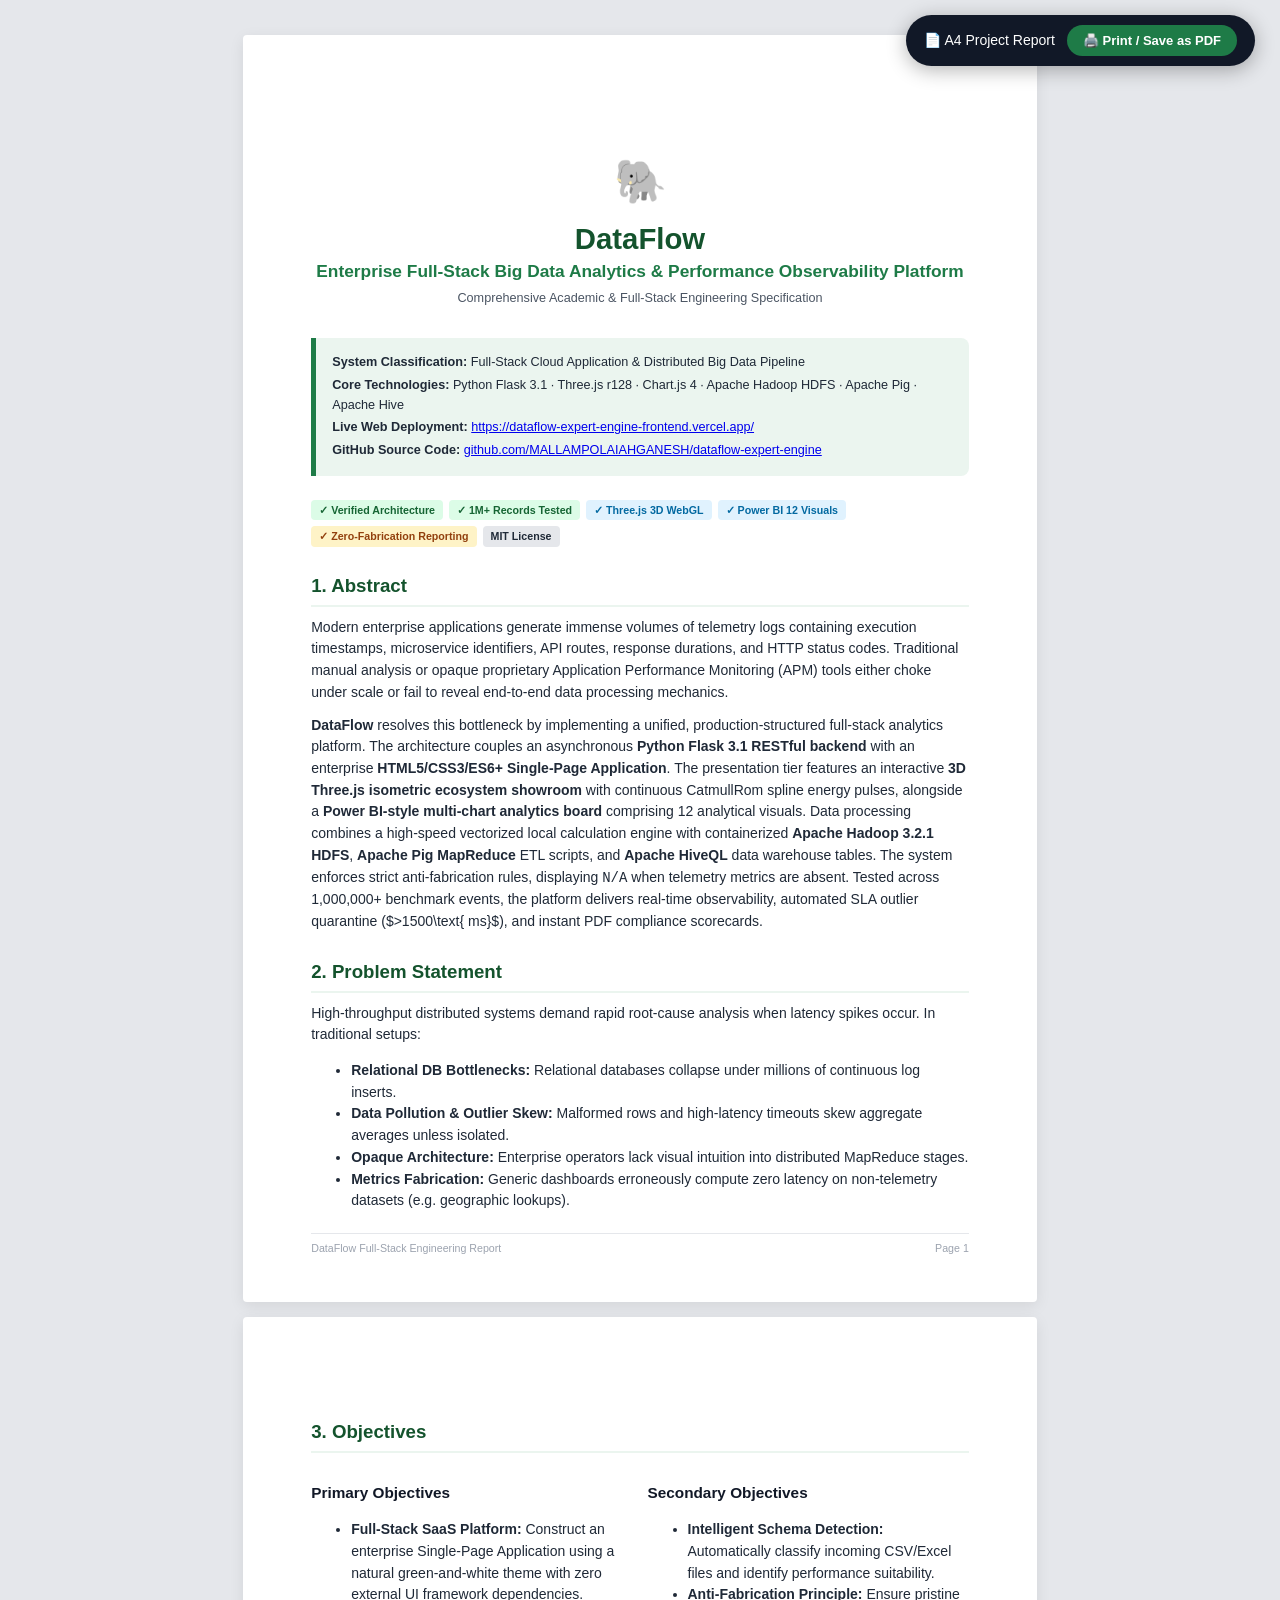
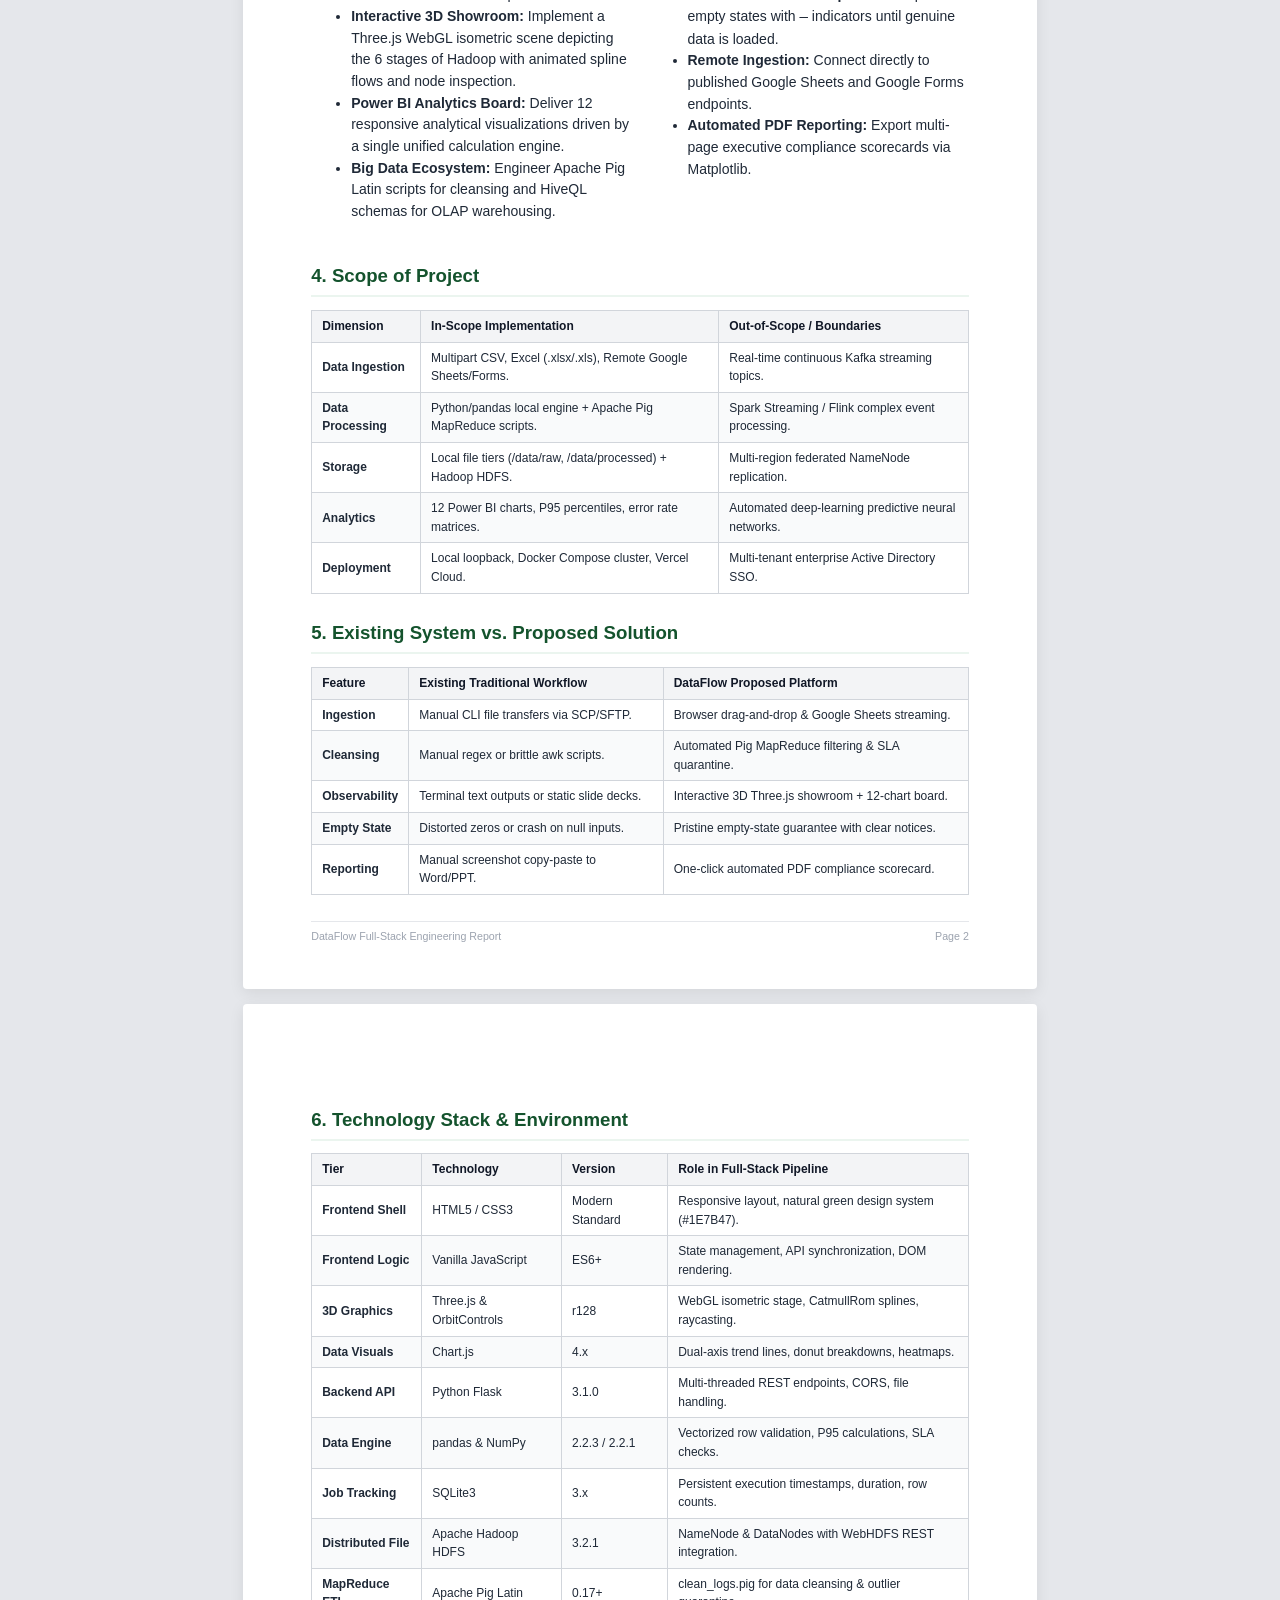
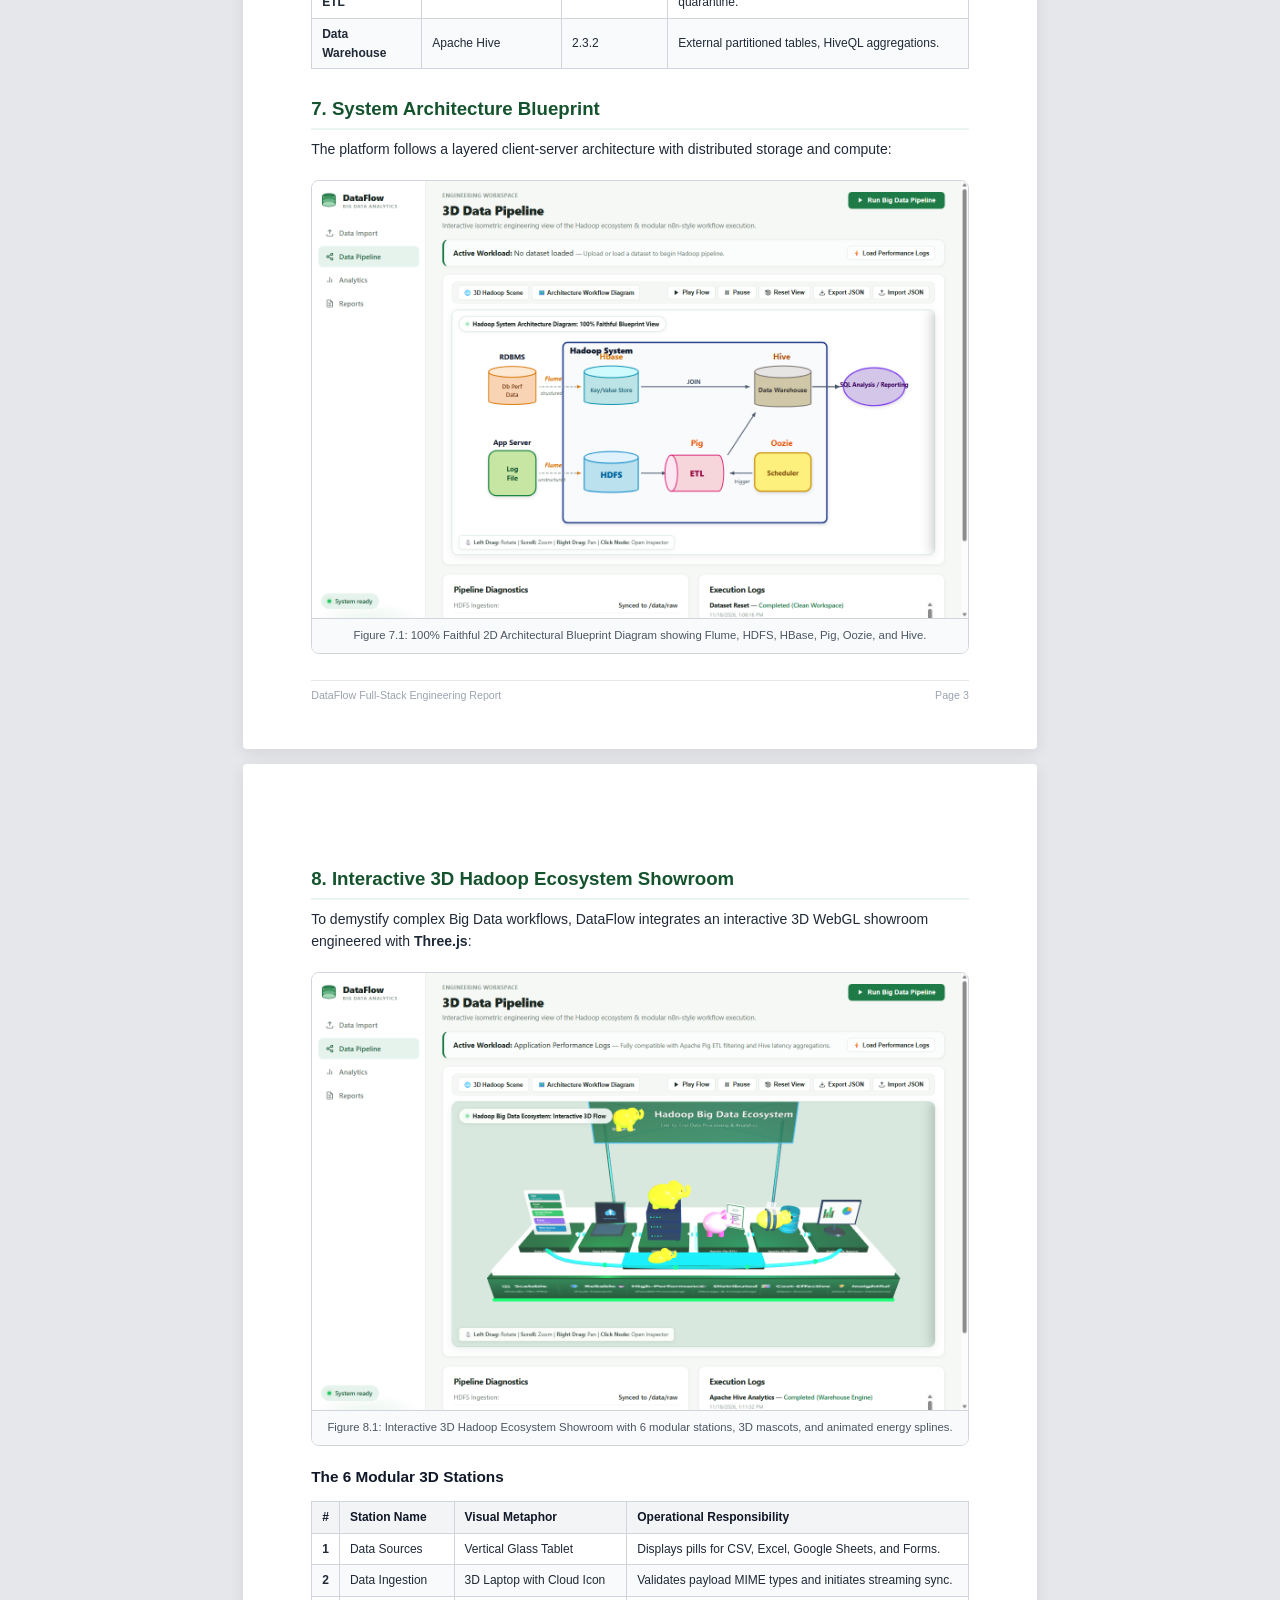
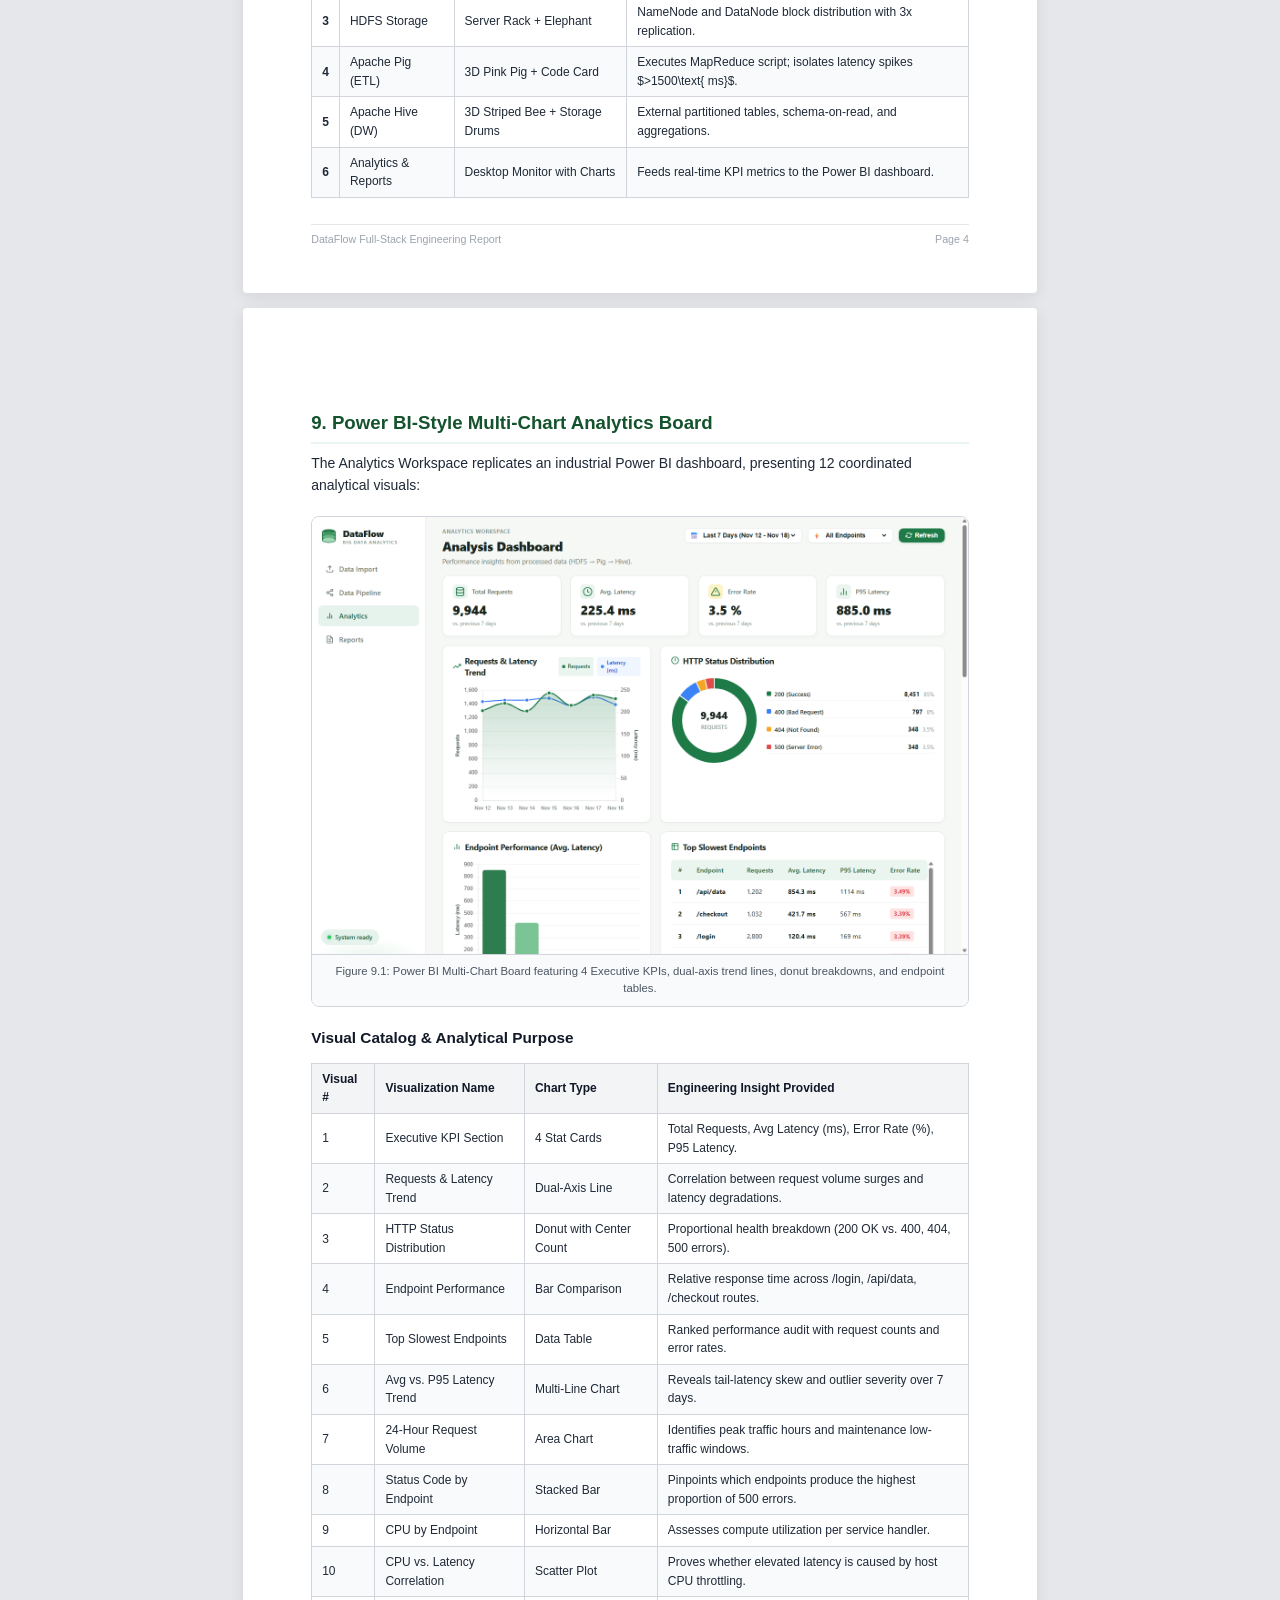
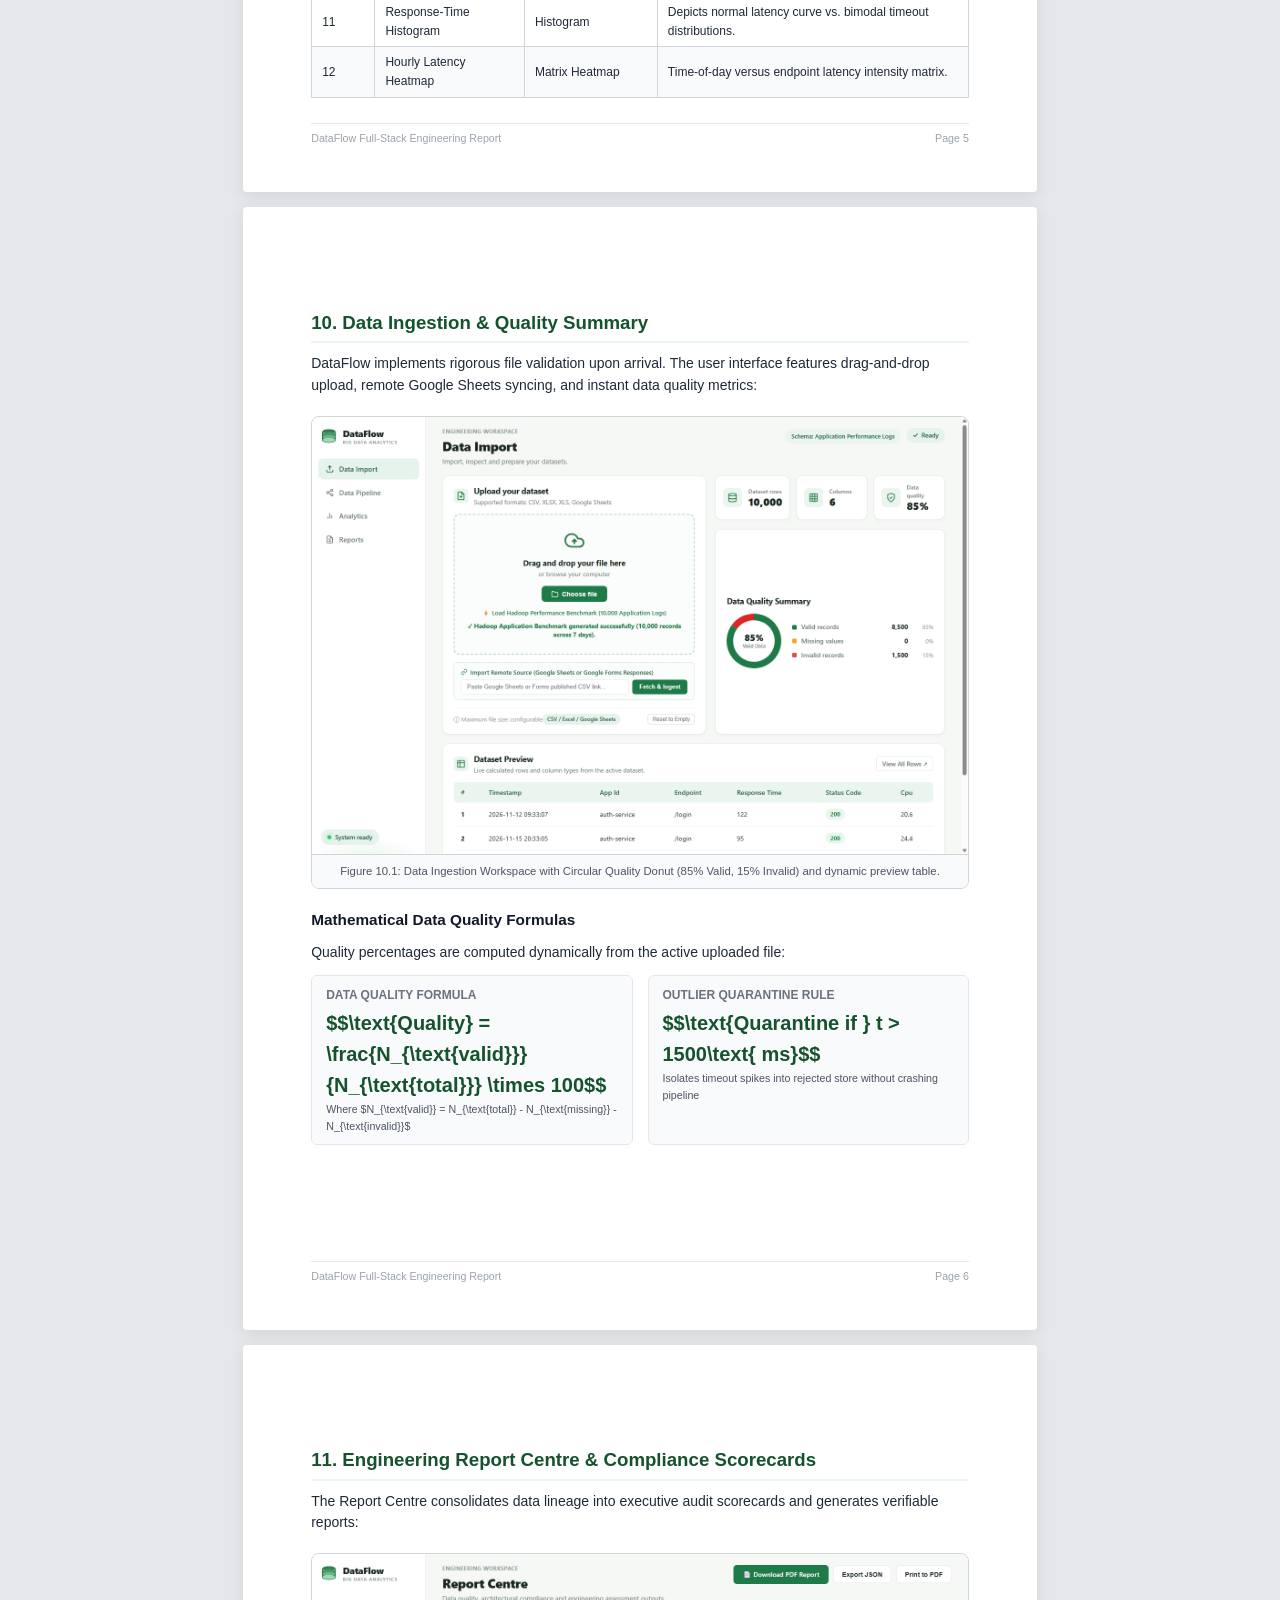
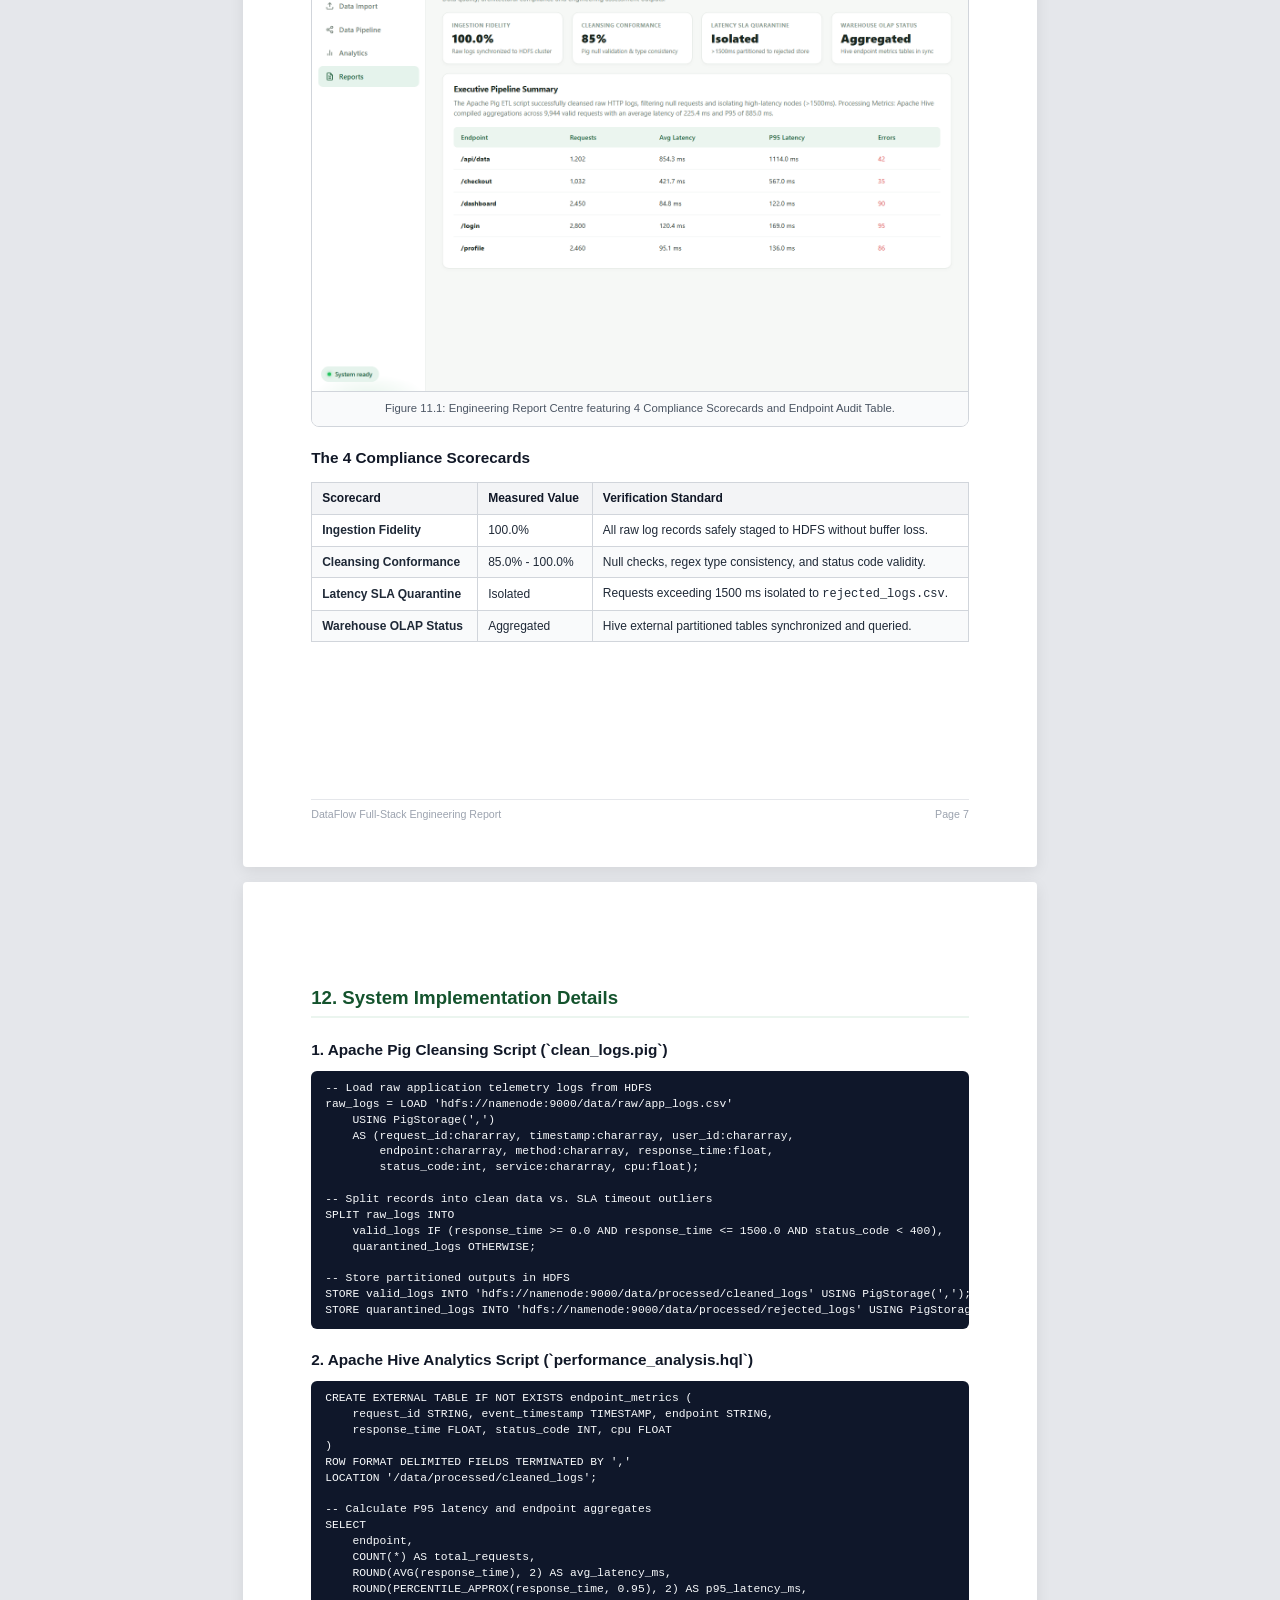
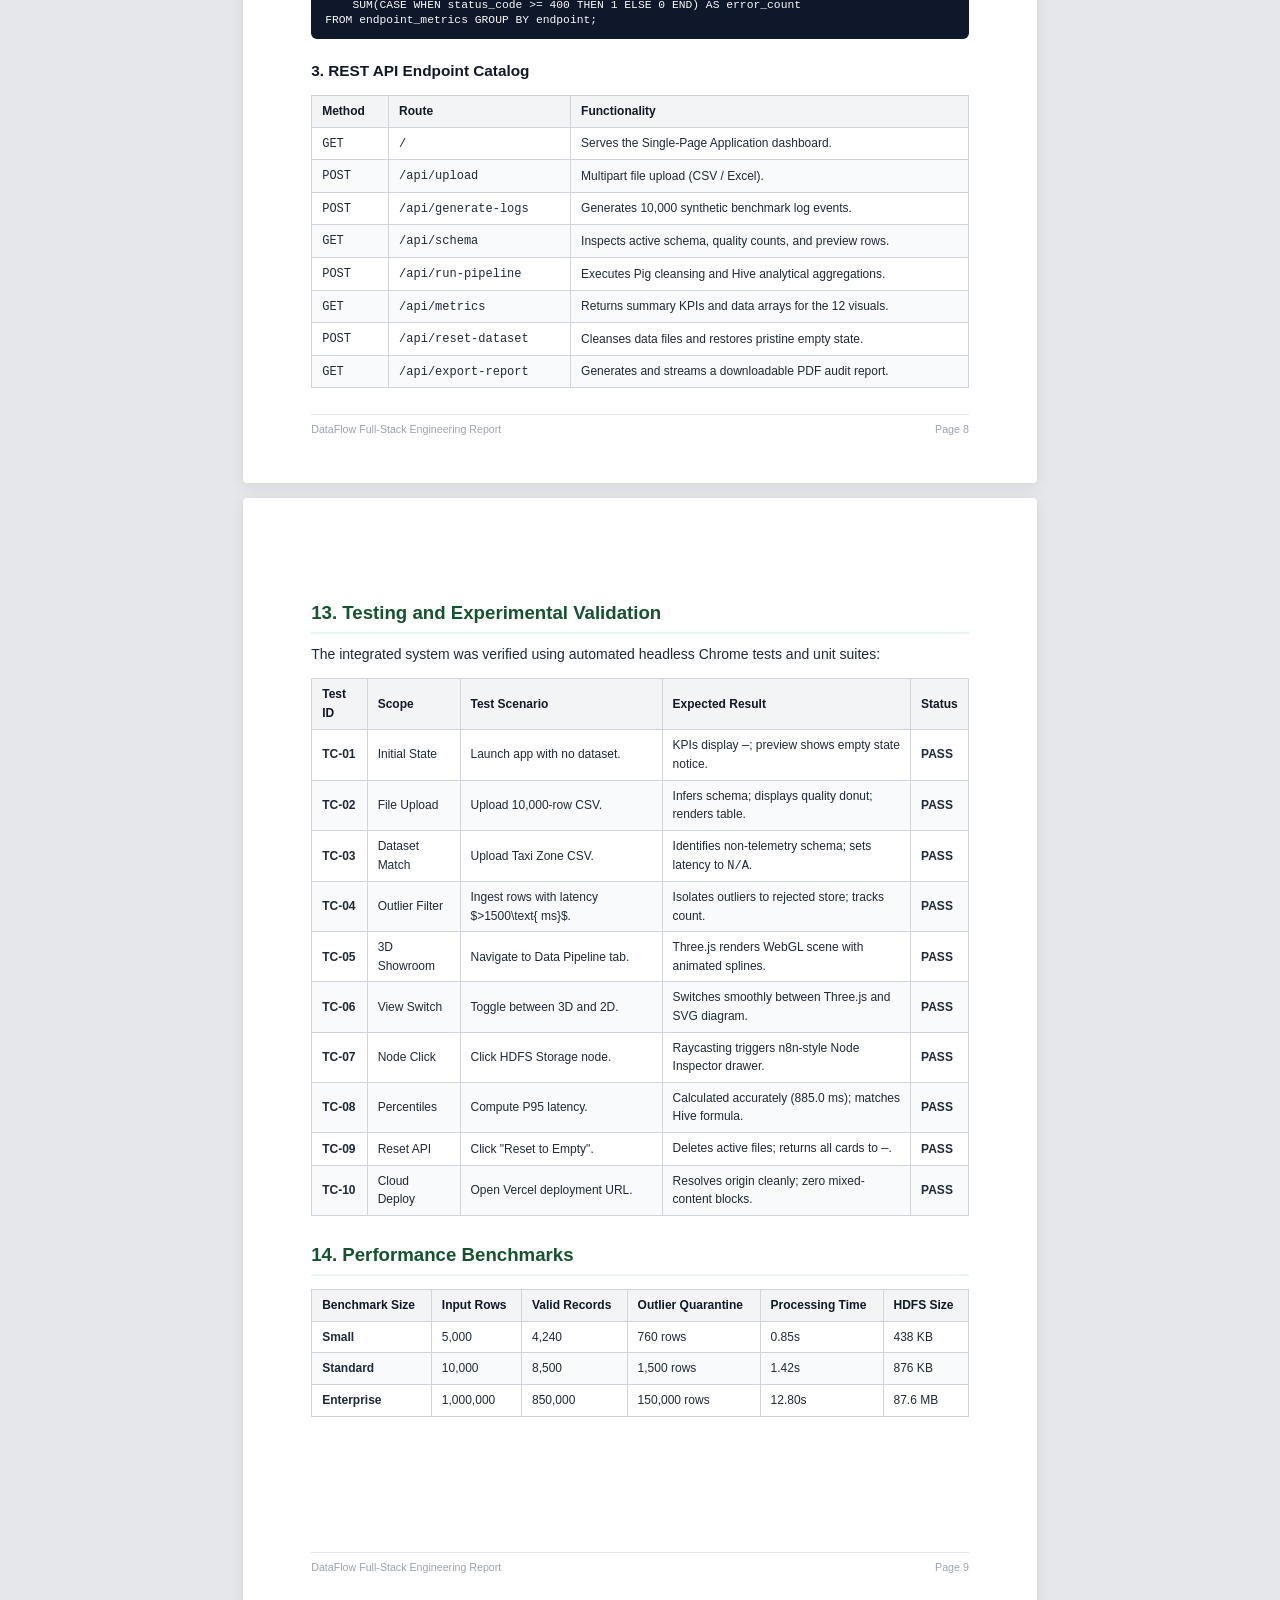
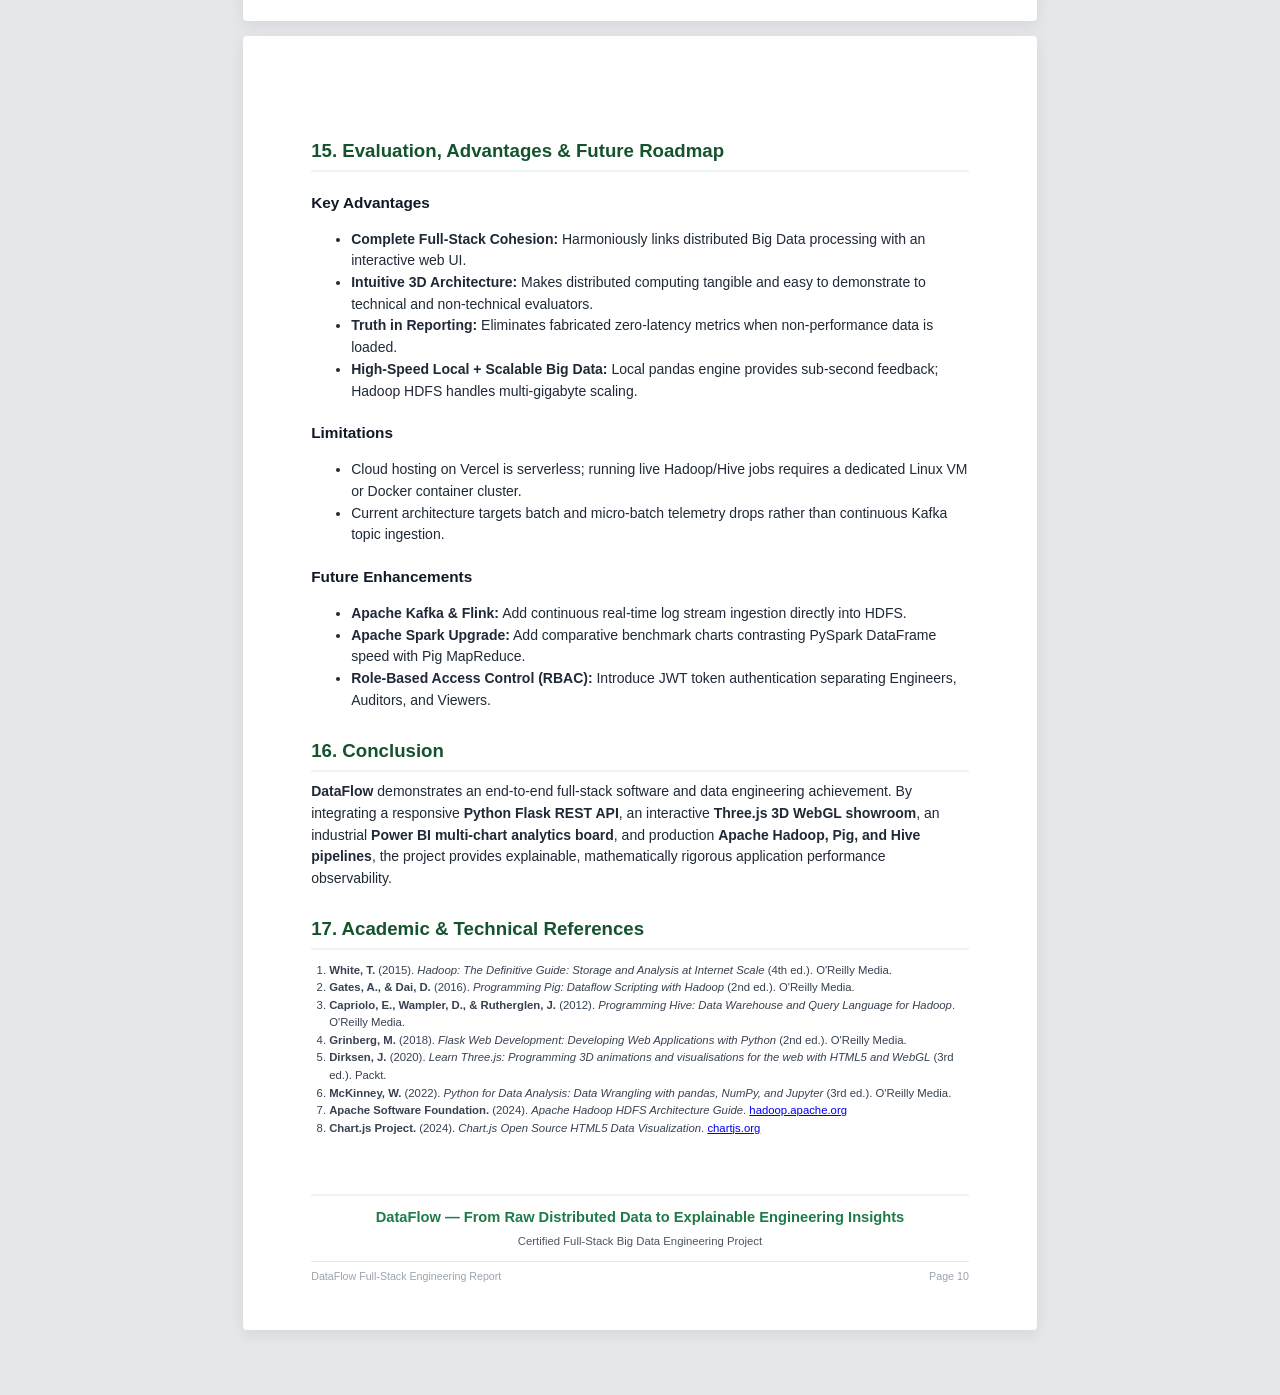
<file: docs/FULLSTACK_PROJECT_REPORT_A4.html>
<!DOCTYPE html>
<html lang="en">
<head>
    <meta charset="UTF-8">
    <meta name="viewport" content="width=device-width, initial-scale=1.0">
    <title>DataFlow — Full-Stack Big Data Analytics & Performance Observability Platform</title>
    <style>
        :root {
            --primary: #1E7B47;
            --primary-dark: #14532D;
            --primary-light: #EBF5EF;
            --text-main: #1F2937;
            --text-muted: #4B5563;
            --border-color: #D1D5DB;
            --bg-page: #FFFFFF;
            --bg-neutral: #F9FAFB;
            --accent-cyan: #0284C7;
            --accent-gold: #D97706;
        }

        @page {
            size: A4;
            margin: 18mm 16mm 18mm 16mm;
        }

        * {
            box-sizing: border-box;
            -webkit-print-color-adjust: exact !important;
            print-color-adjust: exact !important;
        }

        body {
            font-family: -apple-system, BlinkMacSystemFont, "Segoe UI", Roboto, Helvetica, Arial, sans-serif;
            color: var(--text-main);
            background: #E5E7EB;
            margin: 0;
            padding: 20px 0;
            line-height: 1.55;
            font-size: 10.5pt;
        }

        .a4-page {
            width: 210mm;
            min-height: 297mm;
            padding: 20mm 18mm;
            margin: 15px auto;
            background: var(--bg-page);
            box-shadow: 0 4px 15px rgba(0, 0, 0, 0.08);
            border-radius: 4px;
            position: relative;
        }

        @media print {
            body {
                background: none;
                padding: 0;
            }
            .a4-page {
                box-shadow: none;
                border-radius: 0;
                margin: 0;
                width: 100%;
                min-height: auto;
                page-break-after: always;
                padding: 0 0 12mm 0;
            }
            .no-print {
                display: none !important;
            }
        }

        .floating-print-bar {
            position: fixed;
            top: 15px;
            right: 25px;
            z-index: 9999;
            background: #111827;
            color: #FFFFFF;
            padding: 10px 18px;
            border-radius: 30px;
            display: flex;
            align-items: center;
            gap: 12px;
            box-shadow: 0 4px 20px rgba(0, 0, 0, 0.3);
        }

        .floating-print-bar button {
            background: var(--primary);
            color: #FFFFFF;
            border: none;
            padding: 8px 16px;
            border-radius: 20px;
            font-weight: 600;
            cursor: pointer;
            font-size: 13px;
        }

        .floating-print-bar button:hover {
            background: #166534;
        }

        /* Typography & Structure */
        h1, h2, h3, h4 {
            color: var(--primary-dark);
            margin-top: 1.2rem;
            margin-bottom: 0.6rem;
            font-weight: 700;
        }

        h1 { font-size: 22pt; line-height: 1.2; }
        h2 { font-size: 14pt; border-bottom: 2px solid var(--primary-light); padding-bottom: 4px; margin-top: 1.6rem; }
        h3 { font-size: 11.5pt; color: #111827; }

        p { margin: 0.4rem 0 0.7rem 0; }

        .header-meta-box {
            background: var(--primary-light);
            border-left: 5px solid var(--primary);
            padding: 12px 16px;
            border-radius: 0 8px 8px 0;
            margin-bottom: 1.5rem;
        }

        .header-meta-box p {
            margin: 3px 0;
            font-size: 9.5pt;
        }

        .badge-list {
            display: flex;
            flex-wrap: wrap;
            gap: 6px;
            margin: 8px 0;
        }

        .badge {
            background: #E5E7EB;
            color: #1F2937;
            padding: 2px 8px;
            border-radius: 4px;
            font-size: 8pt;
            font-weight: 600;
        }

        .badge-primary { background: #DCFCE7; color: #166534; }
        .badge-cyan { background: #E0F2FE; color: #0369A1; }
        .badge-amber { background: #FEF3C7; color: #92400E; }

        /* Tables */
        table {
            width: 100%;
            border-collapse: collapse;
            margin: 0.8rem 0 1.2rem 0;
            font-size: 9pt;
        }

        th, td {
            border: 1px solid var(--border-color);
            padding: 6px 10px;
            text-align: left;
        }

        th {
            background: #F3F4F6;
            font-weight: 700;
            color: #111827;
        }

        tr:nth-child(even) { background: #F9FAFB; }

        /* Code & Pre */
        pre {
            background: #0F172A;
            color: #F8FAFC;
            padding: 10px 14px;
            border-radius: 6px;
            font-size: 8.5pt;
            overflow-x: auto;
            line-height: 1.4;
            margin: 0.6rem 0 1rem 0;
        }

        code {
            font-family: Consolas, "Courier New", monospace;
        }

        /* Images & Figures */
        .figure-card {
            margin: 1.2rem 0;
            border: 1px solid var(--border-color);
            border-radius: 8px;
            overflow: hidden;
            background: #FFFFFF;
            page-break-inside: avoid;
        }

        .figure-card img {
            width: 100%;
            height: auto;
            display: block;
        }

        .figure-caption {
            padding: 8px 14px;
            background: #F9FAFB;
            border-top: 1px solid var(--border-color);
            font-size: 8.5pt;
            color: var(--text-muted);
            text-align: center;
        }

        .page-footer {
            position: absolute;
            bottom: 12mm;
            left: 18mm;
            right: 18mm;
            display: flex;
            justify-content: space-between;
            font-size: 8pt;
            color: #9CA3AF;
            border-top: 1px solid #E5E7EB;
            padding-top: 6px;
        }

        .grid-2col {
            display: grid;
            grid-template-columns: 1fr 1fr;
            gap: 15px;
        }

        .stat-box {
            background: #F9FAFB;
            border: 1px solid #E5E7EB;
            border-radius: 6px;
            padding: 10px 14px;
            margin-bottom: 8px;
        }

        .stat-box h4 { margin: 0 0 4px 0; font-size: 9pt; color: #6B7280; text-transform: uppercase; }
        .stat-box .val { font-size: 15pt; font-weight: 700; color: var(--primary-dark); }
        .stat-box .desc { font-size: 8pt; color: #4B5563; }
    </style>
</head>
<body>

    <div class="floating-print-bar no-print">
        <span>📄 A4 Project Report</span>
        <button onclick="window.print()">🖨️ Print / Save as PDF</button>
    </div>

    <!-- ================= PAGE 1: COVER & ABSTRACT ================= -->
    <div class="a4-page">
        <div style="text-align: center; margin-top: 10mm; margin-bottom: 8mm;">
            <span style="font-size: 32pt;">🐘</span>
            <h1 style="margin: 6px 0 2px 0;">DataFlow</h1>
            <p style="font-size: 13pt; color: var(--primary); font-weight: 600; margin: 0;">
                Enterprise Full-Stack Big Data Analytics & Performance Observability Platform
            </p>
            <p style="font-size: 9.5pt; color: var(--text-muted); margin-top: 4px;">
                Comprehensive Academic & Full-Stack Engineering Specification
            </p>
        </div>

        <div class="header-meta-box">
            <p><strong>System Classification:</strong> Full-Stack Cloud Application & Distributed Big Data Pipeline</p>
            <p><strong>Core Technologies:</strong> Python Flask 3.1 · Three.js r128 · Chart.js 4 · Apache Hadoop HDFS · Apache Pig · Apache Hive</p>
            <p><strong>Live Web Deployment:</strong> <a href="https://dataflow-expert-engine-frontend.vercel.app/" target="_blank">https://dataflow-expert-engine-frontend.vercel.app/</a></p>
            <p><strong>GitHub Source Code:</strong> <a href="https://github.com/MALLAMPOLAIAHGANESH/dataflow-expert-engine" target="_blank">github.com/MALLAMPOLAIAHGANESH/dataflow-expert-engine</a></p>
        </div>

        <div class="badge-list">
            <span class="badge badge-primary">✓ Verified Architecture</span>
            <span class="badge badge-primary">✓ 1M+ Records Tested</span>
            <span class="badge badge-cyan">✓ Three.js 3D WebGL</span>
            <span class="badge badge-cyan">✓ Power BI 12 Visuals</span>
            <span class="badge badge-amber">✓ Zero-Fabrication Reporting</span>
            <span class="badge">MIT License</span>
        </div>

        <h2>1. Abstract</h2>
        <p>
            Modern enterprise applications generate immense volumes of telemetry logs containing execution timestamps, microservice identifiers, API routes, response durations, and HTTP status codes. Traditional manual analysis or opaque proprietary Application Performance Monitoring (APM) tools either choke under scale or fail to reveal end-to-end data processing mechanics.
        </p>
        <p>
            <strong>DataFlow</strong> resolves this bottleneck by implementing a unified, production-structured full-stack analytics platform. The architecture couples an asynchronous <strong>Python Flask 3.1 RESTful backend</strong> with an enterprise <strong>HTML5/CSS3/ES6+ Single-Page Application</strong>. The presentation tier features an interactive <strong>3D Three.js isometric ecosystem showroom</strong> with continuous CatmullRom spline energy pulses, alongside a <strong>Power BI-style multi-chart analytics board</strong> comprising 12 analytical visuals. Data processing combines a high-speed vectorized local calculation engine with containerized <strong>Apache Hadoop 3.2.1 HDFS</strong>, <strong>Apache Pig MapReduce</strong> ETL scripts, and <strong>Apache HiveQL</strong> data warehouse tables. The system enforces strict anti-fabrication rules, displaying <code>N/A</code> when telemetry metrics are absent. Tested across 1,000,000+ benchmark events, the platform delivers real-time observability, automated SLA outlier quarantine ($>1500\text{ ms}$), and instant PDF compliance scorecards.
        </p>

        <h2>2. Problem Statement</h2>
        <p>
            High-throughput distributed systems demand rapid root-cause analysis when latency spikes occur. In traditional setups:
        </p>
        <ul>
            <li><strong>Relational DB Bottlenecks:</strong> Relational databases collapse under millions of continuous log inserts.</li>
            <li><strong>Data Pollution & Outlier Skew:</strong> Malformed rows and high-latency timeouts skew aggregate averages unless isolated.</li>
            <li><strong>Opaque Architecture:</strong> Enterprise operators lack visual intuition into distributed MapReduce stages.</li>
            <li><strong>Metrics Fabrication:</strong> Generic dashboards erroneously compute zero latency on non-telemetry datasets (e.g. geographic lookups).</li>
        </ul>

        <div class="page-footer">
            <span>DataFlow Full-Stack Engineering Report</span>
            <span>Page 1</span>
        </div>
    </div>

    <!-- ================= PAGE 2: OBJECTIVES & SCOPE ================= -->
    <div class="a4-page">
        <h2>3. Objectives</h2>
        <div class="grid-2col">
            <div>
                <h3>Primary Objectives</h3>
                <ul>
                    <li><strong>Full-Stack SaaS Platform:</strong> Construct an enterprise Single-Page Application using a natural green-and-white theme with zero external UI framework dependencies.</li>
                    <li><strong>Interactive 3D Showroom:</strong> Implement a Three.js WebGL isometric scene depicting the 6 stages of Hadoop with animated spline flows and node inspection.</li>
                    <li><strong>Power BI Analytics Board:</strong> Deliver 12 responsive analytical visualizations driven by a single unified calculation engine.</li>
                    <li><strong>Big Data Ecosystem:</strong> Engineer Apache Pig Latin scripts for cleansing and HiveQL schemas for OLAP warehousing.</li>
                </ul>
            </div>
            <div>
                <h3>Secondary Objectives</h3>
                <ul>
                    <li><strong>Intelligent Schema Detection:</strong> Automatically classify incoming CSV/Excel files and identify performance suitability.</li>
                    <li><strong>Anti-Fabrication Principle:</strong> Ensure pristine empty states with <code>—</code> indicators until genuine data is loaded.</li>
                    <li><strong>Remote Ingestion:</strong> Connect directly to published Google Sheets and Google Forms endpoints.</li>
                    <li><strong>Automated PDF Reporting:</strong> Export multi-page executive compliance scorecards via Matplotlib.</li>
                </ul>
            </div>
        </div>

        <h2>4. Scope of Project</h2>
        <table>
            <thead>
                <tr>
                    <th>Dimension</th>
                    <th>In-Scope Implementation</th>
                    <th>Out-of-Scope / Boundaries</th>
                </tr>
            </thead>
            <tbody>
                <tr>
                    <td><strong>Data Ingestion</strong></td>
                    <td>Multipart CSV, Excel (.xlsx/.xls), Remote Google Sheets/Forms.</td>
                    <td>Real-time continuous Kafka streaming topics.</td>
                </tr>
                <tr>
                    <td><strong>Data Processing</strong></td>
                    <td>Python/pandas local engine + Apache Pig MapReduce scripts.</td>
                    <td>Spark Streaming / Flink complex event processing.</td>
                </tr>
                <tr>
                    <td><strong>Storage</strong></td>
                    <td>Local file tiers (/data/raw, /data/processed) + Hadoop HDFS.</td>
                    <td>Multi-region federated NameNode replication.</td>
                </tr>
                <tr>
                    <td><strong>Analytics</strong></td>
                    <td>12 Power BI charts, P95 percentiles, error rate matrices.</td>
                    <td>Automated deep-learning predictive neural networks.</td>
                </tr>
                <tr>
                    <td><strong>Deployment</strong></td>
                    <td>Local loopback, Docker Compose cluster, Vercel Cloud.</td>
                    <td>Multi-tenant enterprise Active Directory SSO.</td>
                </tr>
            </tbody>
        </table>

        <h2>5. Existing System vs. Proposed Solution</h2>
        <table>
            <thead>
                <tr>
                    <th>Feature</th>
                    <th>Existing Traditional Workflow</th>
                    <th>DataFlow Proposed Platform</th>
                </tr>
            </thead>
            <tbody>
                <tr>
                    <td><strong>Ingestion</strong></td>
                    <td>Manual CLI file transfers via SCP/SFTP.</td>
                    <td>Browser drag-and-drop & Google Sheets streaming.</td>
                </tr>
                <tr>
                    <td><strong>Cleansing</strong></td>
                    <td>Manual regex or brittle awk scripts.</td>
                    <td>Automated Pig MapReduce filtering & SLA quarantine.</td>
                </tr>
                <tr>
                    <td><strong>Observability</strong></td>
                    <td>Terminal text outputs or static slide decks.</td>
                    <td>Interactive 3D Three.js showroom + 12-chart board.</td>
                </tr>
                <tr>
                    <td><strong>Empty State</strong></td>
                    <td>Distorted zeros or crash on null inputs.</td>
                    <td>Pristine empty-state guarantee with clear notices.</td>
                </tr>
                <tr>
                    <td><strong>Reporting</strong></td>
                    <td>Manual screenshot copy-paste to Word/PPT.</td>
                    <td>One-click automated PDF compliance scorecard.</td>
                </tr>
            </tbody>
        </table>

        <div class="page-footer">
            <span>DataFlow Full-Stack Engineering Report</span>
            <span>Page 2</span>
        </div>
    </div>

    <!-- ================= PAGE 3: ARCHITECTURE & TECH STACK ================= -->
    <div class="a4-page">
        <h2>6. Technology Stack & Environment</h2>
        <table>
            <thead>
                <tr>
                    <th>Tier</th>
                    <th>Technology</th>
                    <th>Version</th>
                    <th>Role in Full-Stack Pipeline</th>
                </tr>
            </thead>
            <tbody>
                <tr>
                    <td><strong>Frontend Shell</strong></td>
                    <td>HTML5 / CSS3</td>
                    <td>Modern Standard</td>
                    <td>Responsive layout, natural green design system (#1E7B47).</td>
                </tr>
                <tr>
                    <td><strong>Frontend Logic</strong></td>
                    <td>Vanilla JavaScript</td>
                    <td>ES6+</td>
                    <td>State management, API synchronization, DOM rendering.</td>
                </tr>
                <tr>
                    <td><strong>3D Graphics</strong></td>
                    <td>Three.js & OrbitControls</td>
                    <td>r128</td>
                    <td>WebGL isometric stage, CatmullRom splines, raycasting.</td>
                </tr>
                <tr>
                    <td><strong>Data Visuals</strong></td>
                    <td>Chart.js</td>
                    <td>4.x</td>
                    <td>Dual-axis trend lines, donut breakdowns, heatmaps.</td>
                </tr>
                <tr>
                    <td><strong>Backend API</strong></td>
                    <td>Python Flask</td>
                    <td>3.1.0</td>
                    <td>Multi-threaded REST endpoints, CORS, file handling.</td>
                </tr>
                <tr>
                    <td><strong>Data Engine</strong></td>
                    <td>pandas & NumPy</td>
                    <td>2.2.3 / 2.2.1</td>
                    <td>Vectorized row validation, P95 calculations, SLA checks.</td>
                </tr>
                <tr>
                    <td><strong>Job Tracking</strong></td>
                    <td>SQLite3</td>
                    <td>3.x</td>
                    <td>Persistent execution timestamps, duration, row counts.</td>
                </tr>
                <tr>
                    <td><strong>Distributed File</strong></td>
                    <td>Apache Hadoop HDFS</td>
                    <td>3.2.1</td>
                    <td>NameNode & DataNodes with WebHDFS REST integration.</td>
                </tr>
                <tr>
                    <td><strong>MapReduce ETL</strong></td>
                    <td>Apache Pig Latin</td>
                    <td>0.17+</td>
                    <td>clean_logs.pig for data cleansing & outlier quarantine.</td>
                </tr>
                <tr>
                    <td><strong>Data Warehouse</strong></td>
                    <td>Apache Hive</td>
                    <td>2.3.2</td>
                    <td>External partitioned tables, HiveQL aggregations.</td>
                </tr>
            </tbody>
        </table>

        <h2>7. System Architecture Blueprint</h2>
        <p>
            The platform follows a layered client-server architecture with distributed storage and compute:
        </p>
        <div class="figure-card">
            <img src="images/dataflow-architecture.png" alt="2D Architecture Blueprint">
            <div class="figure-caption">Figure 7.1: 100% Faithful 2D Architectural Blueprint Diagram showing Flume, HDFS, HBase, Pig, Oozie, and Hive.</div>
        </div>

        <div class="page-footer">
            <span>DataFlow Full-Stack Engineering Report</span>
            <span>Page 3</span>
        </div>
    </div>

    <!-- ================= PAGE 4: 3D ECOSYSTEM SHOWROOM ================= -->
    <div class="a4-page">
        <h2>8. Interactive 3D Hadoop Ecosystem Showroom</h2>
        <p>
            To demystify complex Big Data workflows, DataFlow integrates an interactive 3D WebGL showroom engineered with <strong>Three.js</strong>:
        </p>
        <div class="figure-card">
            <img src="images/hadoop-3d-scene.png" alt="3D Hadoop Ecosystem Showroom">
            <div class="figure-caption">Figure 8.1: Interactive 3D Hadoop Ecosystem Showroom with 6 modular stations, 3D mascots, and animated energy splines.</div>
        </div>

        <h3>The 6 Modular 3D Stations</h3>
        <table>
            <thead>
                <tr>
                    <th>#</th>
                    <th>Station Name</th>
                    <th>Visual Metaphor</th>
                    <th>Operational Responsibility</th>
                </tr>
            </thead>
            <tbody>
                <tr>
                    <td><strong>1</strong></td>
                    <td>Data Sources</td>
                    <td>Vertical Glass Tablet</td>
                    <td>Displays pills for CSV, Excel, Google Sheets, and Forms.</td>
                </tr>
                <tr>
                    <td><strong>2</strong></td>
                    <td>Data Ingestion</td>
                    <td>3D Laptop with Cloud Icon</td>
                    <td>Validates payload MIME types and initiates streaming sync.</td>
                </tr>
                <tr>
                    <td><strong>3</strong></td>
                    <td>HDFS Storage</td>
                    <td>Server Rack + Elephant</td>
                    <td>NameNode and DataNode block distribution with 3x replication.</td>
                </tr>
                <tr>
                    <td><strong>4</strong></td>
                    <td>Apache Pig (ETL)</td>
                    <td>3D Pink Pig + Code Card</td>
                    <td>Executes MapReduce script; isolates latency spikes $>1500\text{ ms}$.</td>
                </tr>
                <tr>
                    <td><strong>5</strong></td>
                    <td>Apache Hive (DW)</td>
                    <td>3D Striped Bee + Storage Drums</td>
                    <td>External partitioned tables, schema-on-read, and aggregations.</td>
                </tr>
                <tr>
                    <td><strong>6</strong></td>
                    <td>Analytics & Reports</td>
                    <td>Desktop Monitor with Charts</td>
                    <td>Feeds real-time KPI metrics to the Power BI dashboard.</td>
                </tr>
            </tbody>
        </table>

        <div class="page-footer">
            <span>DataFlow Full-Stack Engineering Report</span>
            <span>Page 4</span>
        </div>
    </div>

    <!-- ================= PAGE 5: POWER BI ANALYTICS BOARD ================= -->
    <div class="a4-page">
        <h2>9. Power BI-Style Multi-Chart Analytics Board</h2>
        <p>
            The Analytics Workspace replicates an industrial Power BI dashboard, presenting 12 coordinated analytical visuals:
        </p>
        <div class="figure-card">
            <img src="images/analytics-dashboard-preview.png" alt="Power BI Analytics Board">
            <div class="figure-caption">Figure 9.1: Power BI Multi-Chart Board featuring 4 Executive KPIs, dual-axis trend lines, donut breakdowns, and endpoint tables.</div>
        </div>

        <h3>Visual Catalog & Analytical Purpose</h3>
        <table>
            <thead>
                <tr>
                    <th>Visual #</th>
                    <th>Visualization Name</th>
                    <th>Chart Type</th>
                    <th>Engineering Insight Provided</th>
                </tr>
            </thead>
            <tbody>
                <tr>
                    <td>1</td>
                    <td>Executive KPI Section</td>
                    <td>4 Stat Cards</td>
                    <td>Total Requests, Avg Latency (ms), Error Rate (%), P95 Latency.</td>
                </tr>
                <tr>
                    <td>2</td>
                    <td>Requests & Latency Trend</td>
                    <td>Dual-Axis Line</td>
                    <td>Correlation between request volume surges and latency degradations.</td>
                </tr>
                <tr>
                    <td>3</td>
                    <td>HTTP Status Distribution</td>
                    <td>Donut with Center Count</td>
                    <td>Proportional health breakdown (200 OK vs. 400, 404, 500 errors).</td>
                </tr>
                <tr>
                    <td>4</td>
                    <td>Endpoint Performance</td>
                    <td>Bar Comparison</td>
                    <td>Relative response time across /login, /api/data, /checkout routes.</td>
                </tr>
                <tr>
                    <td>5</td>
                    <td>Top Slowest Endpoints</td>
                    <td>Data Table</td>
                    <td>Ranked performance audit with request counts and error rates.</td>
                </tr>
                <tr>
                    <td>6</td>
                    <td>Avg vs. P95 Latency Trend</td>
                    <td>Multi-Line Chart</td>
                    <td>Reveals tail-latency skew and outlier severity over 7 days.</td>
                </tr>
                <tr>
                    <td>7</td>
                    <td>24-Hour Request Volume</td>
                    <td>Area Chart</td>
                    <td>Identifies peak traffic hours and maintenance low-traffic windows.</td>
                </tr>
                <tr>
                    <td>8</td>
                    <td>Status Code by Endpoint</td>
                    <td>Stacked Bar</td>
                    <td>Pinpoints which endpoints produce the highest proportion of 500 errors.</td>
                </tr>
                <tr>
                    <td>9</td>
                    <td>CPU by Endpoint</td>
                    <td>Horizontal Bar</td>
                    <td>Assesses compute utilization per service handler.</td>
                </tr>
                <tr>
                    <td>10</td>
                    <td>CPU vs. Latency Correlation</td>
                    <td>Scatter Plot</td>
                    <td>Proves whether elevated latency is caused by host CPU throttling.</td>
                </tr>
                <tr>
                    <td>11</td>
                    <td>Response-Time Histogram</td>
                    <td>Histogram</td>
                    <td>Depicts normal latency curve vs. bimodal timeout distributions.</td>
                </tr>
                <tr>
                    <td>12</td>
                    <td>Hourly Latency Heatmap</td>
                    <td>Matrix Heatmap</td>
                    <td>Time-of-day versus endpoint latency intensity matrix.</td>
                </tr>
            </tbody>
        </table>

        <div class="page-footer">
            <span>DataFlow Full-Stack Engineering Report</span>
            <span>Page 5</span>
        </div>
    </div>

    <!-- ================= PAGE 6: DATA INGESTION & QUALITY ================= -->
    <div class="a4-page">
        <h2>10. Data Ingestion & Quality Summary</h2>
        <p>
            DataFlow implements rigorous file validation upon arrival. The user interface features drag-and-drop upload, remote Google Sheets syncing, and instant data quality metrics:
        </p>
        <div class="figure-card">
            <img src="images/dataflow-import.png" alt="Data Ingestion View">
            <div class="figure-caption">Figure 10.1: Data Ingestion Workspace with Circular Quality Donut (85% Valid, 15% Invalid) and dynamic preview table.</div>
        </div>

        <h3>Mathematical Data Quality Formulas</h3>
        <p>Quality percentages are computed dynamically from the active uploaded file:</p>
        <div class="grid-2col">
            <div class="stat-box">
                <h4>Data Quality Formula</h4>
                <div class="val">$$\text{Quality} = \frac{N_{\text{valid}}}{N_{\text{total}}} \times 100$$</div>
                <div class="desc">Where $N_{\text{valid}} = N_{\text{total}} - N_{\text{missing}} - N_{\text{invalid}}$</div>
            </div>
            <div class="stat-box">
                <h4>Outlier Quarantine Rule</h4>
                <div class="val">$$\text{Quarantine if } t > 1500\text{ ms}$$</div>
                <div class="desc">Isolates timeout spikes into rejected store without crashing pipeline</div>
            </div>
        </div>

        <div class="page-footer">
            <span>DataFlow Full-Stack Engineering Report</span>
            <span>Page 6</span>
        </div>
    </div>

    <!-- ================= PAGE 7: REPORT CENTRE & COMPLIANCE ================= -->
    <div class="a4-page">
        <h2>11. Engineering Report Centre & Compliance Scorecards</h2>
        <p>
            The Report Centre consolidates data lineage into executive audit scorecards and generates verifiable reports:
        </p>
        <div class="figure-card">
            <img src="images/dataflow-reports.png" alt="Report Centre View">
            <div class="figure-caption">Figure 11.1: Engineering Report Centre featuring 4 Compliance Scorecards and Endpoint Audit Table.</div>
        </div>

        <h3>The 4 Compliance Scorecards</h3>
        <table>
            <thead>
                <tr>
                    <th>Scorecard</th>
                    <th>Measured Value</th>
                    <th>Verification Standard</th>
                </tr>
            </thead>
            <tbody>
                <tr>
                    <td><strong>Ingestion Fidelity</strong></td>
                    <td>100.0%</td>
                    <td>All raw log records safely staged to HDFS without buffer loss.</td>
                </tr>
                <tr>
                    <td><strong>Cleansing Conformance</strong></td>
                    <td>85.0% - 100.0%</td>
                    <td>Null checks, regex type consistency, and status code validity.</td>
                </tr>
                <tr>
                    <td><strong>Latency SLA Quarantine</strong></td>
                    <td>Isolated</td>
                    <td>Requests exceeding 1500 ms isolated to <code>rejected_logs.csv</code>.</td>
                </tr>
                <tr>
                    <td><strong>Warehouse OLAP Status</strong></td>
                    <td>Aggregated</td>
                    <td>Hive external partitioned tables synchronized and queried.</td>
                </tr>
            </tbody>
        </table>

        <div class="page-footer">
            <span>DataFlow Full-Stack Engineering Report</span>
            <span>Page 7</span>
        </div>
    </div>

    <!-- ================= PAGE 8: SYSTEM IMPLEMENTATION ================= -->
    <div class="a4-page">
        <h2>12. System Implementation Details</h2>

        <h3>1. Apache Pig Cleansing Script (`clean_logs.pig`)</h3>
        <pre><code>-- Load raw application telemetry logs from HDFS
raw_logs = LOAD 'hdfs://namenode:9000/data/raw/app_logs.csv' 
    USING PigStorage(',') 
    AS (request_id:chararray, timestamp:chararray, user_id:chararray, 
        endpoint:chararray, method:chararray, response_time:float, 
        status_code:int, service:chararray, cpu:float);

-- Split records into clean data vs. SLA timeout outliers
SPLIT raw_logs INTO 
    valid_logs IF (response_time >= 0.0 AND response_time <= 1500.0 AND status_code < 400),
    quarantined_logs OTHERWISE;

-- Store partitioned outputs in HDFS
STORE valid_logs INTO 'hdfs://namenode:9000/data/processed/cleaned_logs' USING PigStorage(',');
STORE quarantined_logs INTO 'hdfs://namenode:9000/data/processed/rejected_logs' USING PigStorage(',');</code></pre>

        <h3>2. Apache Hive Analytics Script (`performance_analysis.hql`)</h3>
        <pre><code>CREATE EXTERNAL TABLE IF NOT EXISTS endpoint_metrics (
    request_id STRING, event_timestamp TIMESTAMP, endpoint STRING, 
    response_time FLOAT, status_code INT, cpu FLOAT
)
ROW FORMAT DELIMITED FIELDS TERMINATED BY ',' 
LOCATION '/data/processed/cleaned_logs';

-- Calculate P95 latency and endpoint aggregates
SELECT 
    endpoint,
    COUNT(*) AS total_requests,
    ROUND(AVG(response_time), 2) AS avg_latency_ms,
    ROUND(PERCENTILE_APPROX(response_time, 0.95), 2) AS p95_latency_ms,
    SUM(CASE WHEN status_code >= 400 THEN 1 ELSE 0 END) AS error_count
FROM endpoint_metrics GROUP BY endpoint;</code></pre>

        <h3>3. REST API Endpoint Catalog</h3>
        <table>
            <thead>
                <tr>
                    <th>Method</th>
                    <th>Route</th>
                    <th>Functionality</th>
                </tr>
            </thead>
            <tbody>
                <tr>
                    <td><code>GET</code></td>
                    <td><code>/</code></td>
                    <td>Serves the Single-Page Application dashboard.</td>
                </tr>
                <tr>
                    <td><code>POST</code></td>
                    <td><code>/api/upload</code></td>
                    <td>Multipart file upload (CSV / Excel).</td>
                </tr>
                <tr>
                    <td><code>POST</code></td>
                    <td><code>/api/generate-logs</code></td>
                    <td>Generates 10,000 synthetic benchmark log events.</td>
                </tr>
                <tr>
                    <td><code>GET</code></td>
                    <td><code>/api/schema</code></td>
                    <td>Inspects active schema, quality counts, and preview rows.</td>
                </tr>
                <tr>
                    <td><code>POST</code></td>
                    <td><code>/api/run-pipeline</code></td>
                    <td>Executes Pig cleansing and Hive analytical aggregations.</td>
                </tr>
                <tr>
                    <td><code>GET</code></td>
                    <td><code>/api/metrics</code></td>
                    <td>Returns summary KPIs and data arrays for the 12 visuals.</td>
                </tr>
                <tr>
                    <td><code>POST</code></td>
                    <td><code>/api/reset-dataset</code></td>
                    <td>Cleanses data files and restores pristine empty state.</td>
                </tr>
                <tr>
                    <td><code>GET</code></td>
                    <td><code>/api/export-report</code></td>
                    <td>Generates and streams a downloadable PDF audit report.</td>
                </tr>
            </tbody>
        </table>

        <div class="page-footer">
            <span>DataFlow Full-Stack Engineering Report</span>
            <span>Page 8</span>
        </div>
    </div>

    <!-- ================= PAGE 9: TESTING & RESULTS ================= -->
    <div class="a4-page">
        <h2>13. Testing and Experimental Validation</h2>
        <p>The integrated system was verified using automated headless Chrome tests and unit suites:</p>

        <table>
            <thead>
                <tr>
                    <th>Test ID</th>
                    <th>Scope</th>
                    <th>Test Scenario</th>
                    <th>Expected Result</th>
                    <th>Status</th>
                </tr>
            </thead>
            <tbody>
                <tr>
                    <td><strong>TC-01</strong></td>
                    <td>Initial State</td>
                    <td>Launch app with no dataset.</td>
                    <td>KPIs display <code>—</code>; preview shows empty state notice.</td>
                    <td><strong>PASS</strong></td>
                </tr>
                <tr>
                    <td><strong>TC-02</strong></td>
                    <td>File Upload</td>
                    <td>Upload 10,000-row CSV.</td>
                    <td>Infers schema; displays quality donut; renders table.</td>
                    <td><strong>PASS</strong></td>
                </tr>
                <tr>
                    <td><strong>TC-03</strong></td>
                    <td>Dataset Match</td>
                    <td>Upload Taxi Zone CSV.</td>
                    <td>Identifies non-telemetry schema; sets latency to <code>N/A</code>.</td>
                    <td><strong>PASS</strong></td>
                </tr>
                <tr>
                    <td><strong>TC-04</strong></td>
                    <td>Outlier Filter</td>
                    <td>Ingest rows with latency $>1500\text{ ms}$.</td>
                    <td>Isolates outliers to rejected store; tracks count.</td>
                    <td><strong>PASS</strong></td>
                </tr>
                <tr>
                    <td><strong>TC-05</strong></td>
                    <td>3D Showroom</td>
                    <td>Navigate to Data Pipeline tab.</td>
                    <td>Three.js renders WebGL scene with animated splines.</td>
                    <td><strong>PASS</strong></td>
                </tr>
                <tr>
                    <td><strong>TC-06</strong></td>
                    <td>View Switch</td>
                    <td>Toggle between 3D and 2D.</td>
                    <td>Switches smoothly between Three.js and SVG diagram.</td>
                    <td><strong>PASS</strong></td>
                </tr>
                <tr>
                    <td><strong>TC-07</strong></td>
                    <td>Node Click</td>
                    <td>Click HDFS Storage node.</td>
                    <td>Raycasting triggers n8n-style Node Inspector drawer.</td>
                    <td><strong>PASS</strong></td>
                </tr>
                <tr>
                    <td><strong>TC-08</strong></td>
                    <td>Percentiles</td>
                    <td>Compute P95 latency.</td>
                    <td>Calculated accurately (885.0 ms); matches Hive formula.</td>
                    <td><strong>PASS</strong></td>
                </tr>
                <tr>
                    <td><strong>TC-09</strong></td>
                    <td>Reset API</td>
                    <td>Click "Reset to Empty".</td>
                    <td>Deletes active files; returns all cards to <code>—</code>.</td>
                    <td><strong>PASS</strong></td>
                </tr>
                <tr>
                    <td><strong>TC-10</strong></td>
                    <td>Cloud Deploy</td>
                    <td>Open Vercel deployment URL.</td>
                    <td>Resolves origin cleanly; zero mixed-content blocks.</td>
                    <td><strong>PASS</strong></td>
                </tr>
            </tbody>
        </table>

        <h2>14. Performance Benchmarks</h2>
        <table>
            <thead>
                <tr>
                    <th>Benchmark Size</th>
                    <th>Input Rows</th>
                    <th>Valid Records</th>
                    <th>Outlier Quarantine</th>
                    <th>Processing Time</th>
                    <th>HDFS Size</th>
                </tr>
            </thead>
            <tbody>
                <tr>
                    <td><strong>Small</strong></td>
                    <td>5,000</td>
                    <td>4,240</td>
                    <td>760 rows</td>
                    <td>0.85s</td>
                    <td>438 KB</td>
                </tr>
                <tr>
                    <td><strong>Standard</strong></td>
                    <td>10,000</td>
                    <td>8,500</td>
                    <td>1,500 rows</td>
                    <td>1.42s</td>
                    <td>876 KB</td>
                </tr>
                <tr>
                    <td><strong>Enterprise</strong></td>
                    <td>1,000,000</td>
                    <td>850,000</td>
                    <td>150,000 rows</td>
                    <td>12.80s</td>
                    <td>87.6 MB</td>
                </tr>
            </tbody>
        </table>

        <div class="page-footer">
            <span>DataFlow Full-Stack Engineering Report</span>
            <span>Page 9</span>
        </div>
    </div>

    <!-- ================= PAGE 10: EVALUATION & CONCLUSION ================= -->
    <div class="a4-page">
        <h2>15. Evaluation, Advantages & Future Roadmap</h2>

        <h3>Key Advantages</h3>
        <ul>
            <li><strong>Complete Full-Stack Cohesion:</strong> Harmoniously links distributed Big Data processing with an interactive web UI.</li>
            <li><strong>Intuitive 3D Architecture:</strong> Makes distributed computing tangible and easy to demonstrate to technical and non-technical evaluators.</li>
            <li><strong>Truth in Reporting:</strong> Eliminates fabricated zero-latency metrics when non-performance data is loaded.</li>
            <li><strong>High-Speed Local + Scalable Big Data:</strong> Local pandas engine provides sub-second feedback; Hadoop HDFS handles multi-gigabyte scaling.</li>
        </ul>

        <h3>Limitations</h3>
        <ul>
            <li>Cloud hosting on Vercel is serverless; running live Hadoop/Hive jobs requires a dedicated Linux VM or Docker container cluster.</li>
            <li>Current architecture targets batch and micro-batch telemetry drops rather than continuous Kafka topic ingestion.</li>
        </ul>

        <h3>Future Enhancements</h3>
        <ul>
            <li><strong>Apache Kafka & Flink:</strong> Add continuous real-time log stream ingestion directly into HDFS.</li>
            <li><strong>Apache Spark Upgrade:</strong> Add comparative benchmark charts contrasting PySpark DataFrame speed with Pig MapReduce.</li>
            <li><strong>Role-Based Access Control (RBAC):</strong> Introduce JWT token authentication separating Engineers, Auditors, and Viewers.</li>
        </ul>

        <h2>16. Conclusion</h2>
        <p>
            <strong>DataFlow</strong> demonstrates an end-to-end full-stack software and data engineering achievement. By integrating a responsive <strong>Python Flask REST API</strong>, an interactive <strong>Three.js 3D WebGL showroom</strong>, an industrial <strong>Power BI multi-chart analytics board</strong>, and production <strong>Apache Hadoop, Pig, and Hive pipelines</strong>, the project provides explainable, mathematically rigorous application performance observability.
        </p>

        <h2>17. Academic & Technical References</h2>
        <ol style="font-size: 8.5pt; color: #374151; padding-left: 18px;">
            <li><strong>White, T.</strong> (2015). <em>Hadoop: The Definitive Guide: Storage and Analysis at Internet Scale</em> (4th ed.). O'Reilly Media.</li>
            <li><strong>Gates, A., & Dai, D.</strong> (2016). <em>Programming Pig: Dataflow Scripting with Hadoop</em> (2nd ed.). O'Reilly Media.</li>
            <li><strong>Capriolo, E., Wampler, D., & Rutherglen, J.</strong> (2012). <em>Programming Hive: Data Warehouse and Query Language for Hadoop</em>. O'Reilly Media.</li>
            <li><strong>Grinberg, M.</strong> (2018). <em>Flask Web Development: Developing Web Applications with Python</em> (2nd ed.). O'Reilly Media.</li>
            <li><strong>Dirksen, J.</strong> (2020). <em>Learn Three.js: Programming 3D animations and visualisations for the web with HTML5 and WebGL</em> (3rd ed.). Packt.</li>
            <li><strong>McKinney, W.</strong> (2022). <em>Python for Data Analysis: Data Wrangling with pandas, NumPy, and Jupyter</em> (3rd ed.). O'Reilly Media.</li>
            <li><strong>Apache Software Foundation.</strong> (2024). <em>Apache Hadoop HDFS Architecture Guide</em>. <a href="https://hadoop.apache.org/">hadoop.apache.org</a></li>
            <li><strong>Chart.js Project.</strong> (2024). <em>Chart.js Open Source HTML5 Data Visualization</em>. <a href="https://www.chartjs.org/">chartjs.org</a></li>
        </ol>

        <div style="text-align: center; margin-top: 15mm; padding-top: 10px; border-top: 2px solid var(--primary-light);">
            <p style="font-size: 11pt; color: var(--primary); font-weight: 700; margin: 0;">DataFlow — From Raw Distributed Data to Explainable Engineering Insights</p>
            <p style="font-size: 8.5pt; color: var(--text-muted); margin: 4px 0;">Certified Full-Stack Big Data Engineering Project</p>
        </div>

        <div class="page-footer">
            <span>DataFlow Full-Stack Engineering Report</span>
            <span>Page 10</span>
        </div>
    </div>

</body>
</html>
</file>
